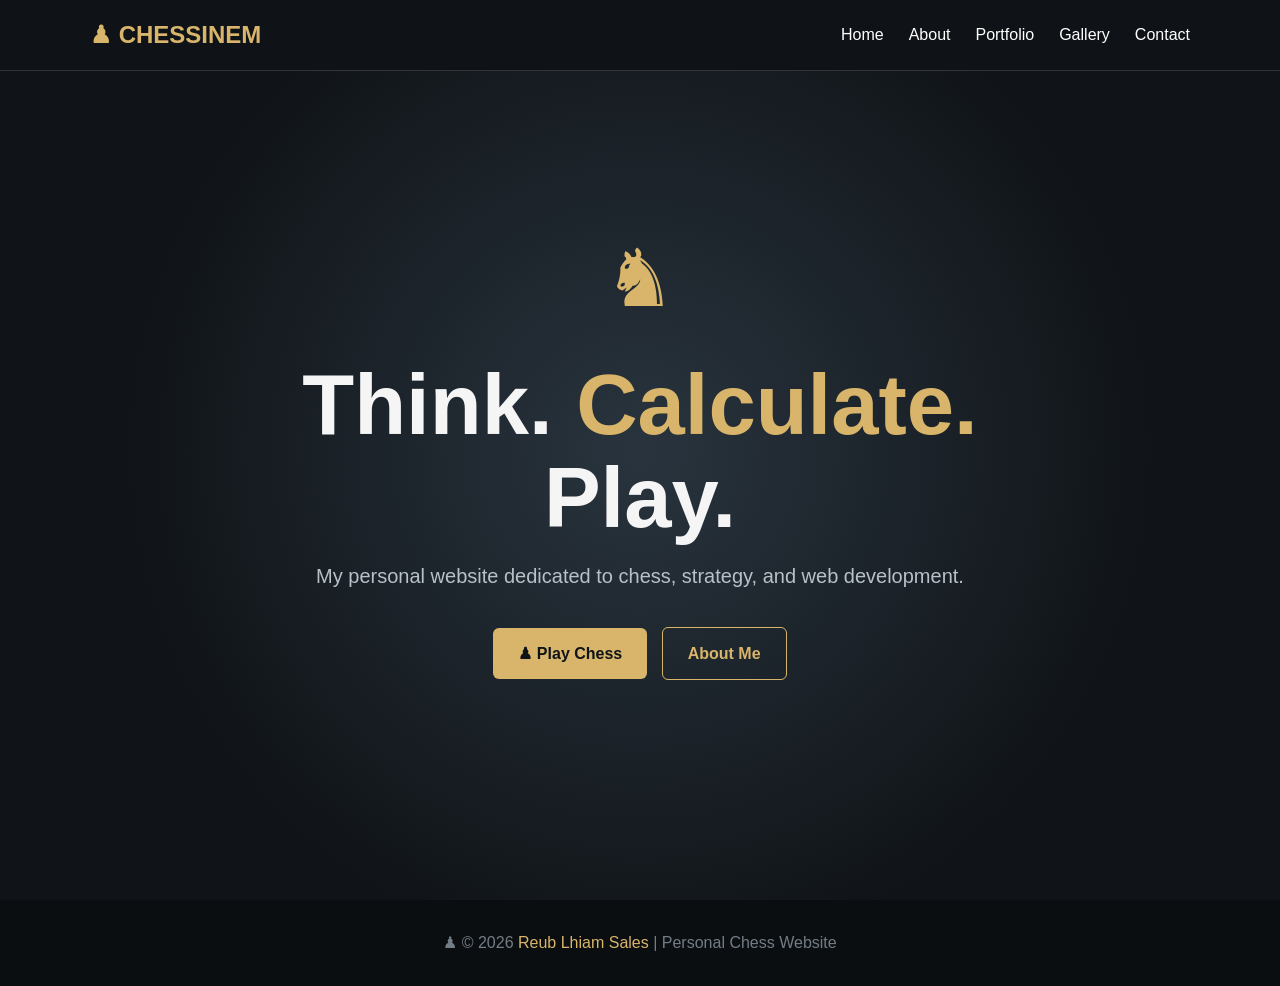
<file: index.html>
<!DOCTYPE html>
<html lang="en">
<head>
<meta charset="UTF-8">
<meta name="viewport" content="width=device-width, initial-scale=1.0">
<title>CHESSINEM | Home</title>
<link rel="stylesheet" href="style.css">
</head>

<body>

<nav>
    <div class="nav-container">
        <div class="logo">♟ CHESSINEM</div>

        <ul>
            <li><a href="index.html">Home</a></li>
            <li><a href="about.html">About</a></li>
            <li><a href="portfolio.html">Portfolio</a></li>
            <li><a href="gallery.html">Gallery</a></li>
            <li><a href="contact.html">Contact</a></li>
        </ul>
    </div>
</nav>
    
    <!-- reub -->

<section id="home">

    <div class="hero">

        <div class="symbol">♞</div>

        <h1>
            Think. <span>Calculate.</span> Play.
        </h1>

        <p>
            My personal website dedicated to chess,
            strategy, and web development.
        </p>

        <a href="portfolio.html" class="btn">
            ♟ Play Chess
        </a>

        <a href="about.html" class="btn outline">
            About Me
        </a>

    </div>

</section>

<footer>
    ♟ © 2026 <span>Reub Lhiam Sales</span> |
    Personal Chess Website
</footer>

</body>
</html>
</file>
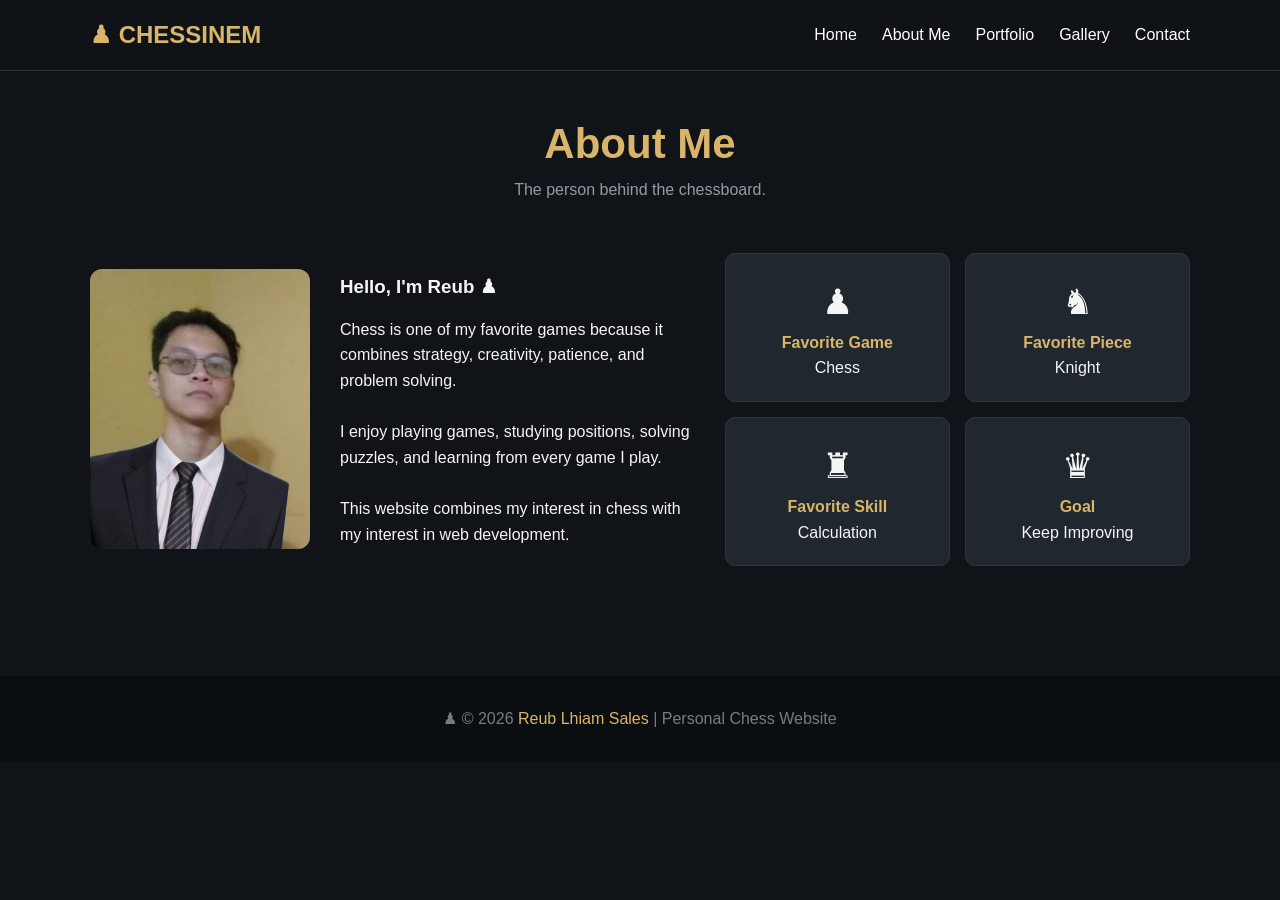
<file: about.html>
<!DOCTYPE html><html lang="en">
<head>
<meta charset="UTF-8">
<meta name="viewport" content="width=device-width, initial-scale=1.0">
<title>CHESSINEM | About Me</title>
<link rel="stylesheet" href="style.css">
</head><body><nav>
    <div class="nav-container">
        <div class="logo">♟ CHESSINEM</div>    <ul>
        <li><a href="index.html">Home</a></li>
        <li><a href="about.html">About Me</a></li>
        <li><a href="portfolio.html">Portfolio</a></li>
        <li><a href="gallery.html">Gallery</a></li>
        <li><a href="contact.html">Contact</a></li>
    </ul>
</div>

</nav><section><div class="section-title">
    <h2>About Me</h2>
    <p>The person behind the chessboard.</p>
</div>

<div class="about">

    <div class="about-card">

        <div class="about-image">
            <img src="me.jpg" alt="Photo of Reub">
        </div>

        <div class="about-text">

            <h3>Hello, I'm Reub ♟</h3>

            <p>
                Chess is one of my favorite games because it combines
                strategy, creativity, patience, and problem solving.
            </p>

            <br>

            <p>
                I enjoy playing games, studying positions, solving puzzles,
                and learning from every game I play.
            </p>

            <br>

            <p>
                This website combines my interest in chess with my
                interest in web development.
            </p>

        </div>

    </div>

    <div class="facts">

        <div class="fact">
            <span class="fact-icon">♟</span>
            <strong>Favorite Game</strong>
            Chess
        </div>

        <div class="fact">
            <span class="fact-icon">♞</span>
            <strong>Favorite Piece</strong>
            Knight
        </div>

        <div class="fact">
            <span class="fact-icon">♜</span>
            <strong>Favorite Skill</strong>
            Calculation
        </div>

        <div class="fact">
            <span class="fact-icon">♛</span>
            <strong>Goal</strong>
            Keep Improving
        </div>

    </div>

</div>

</section><footer>
    <p>
        ♟ © 2026 <span>Reub Lhiam Sales</span> |
        Personal Chess Website
    </p>
</footer></body>
</htm
</file>
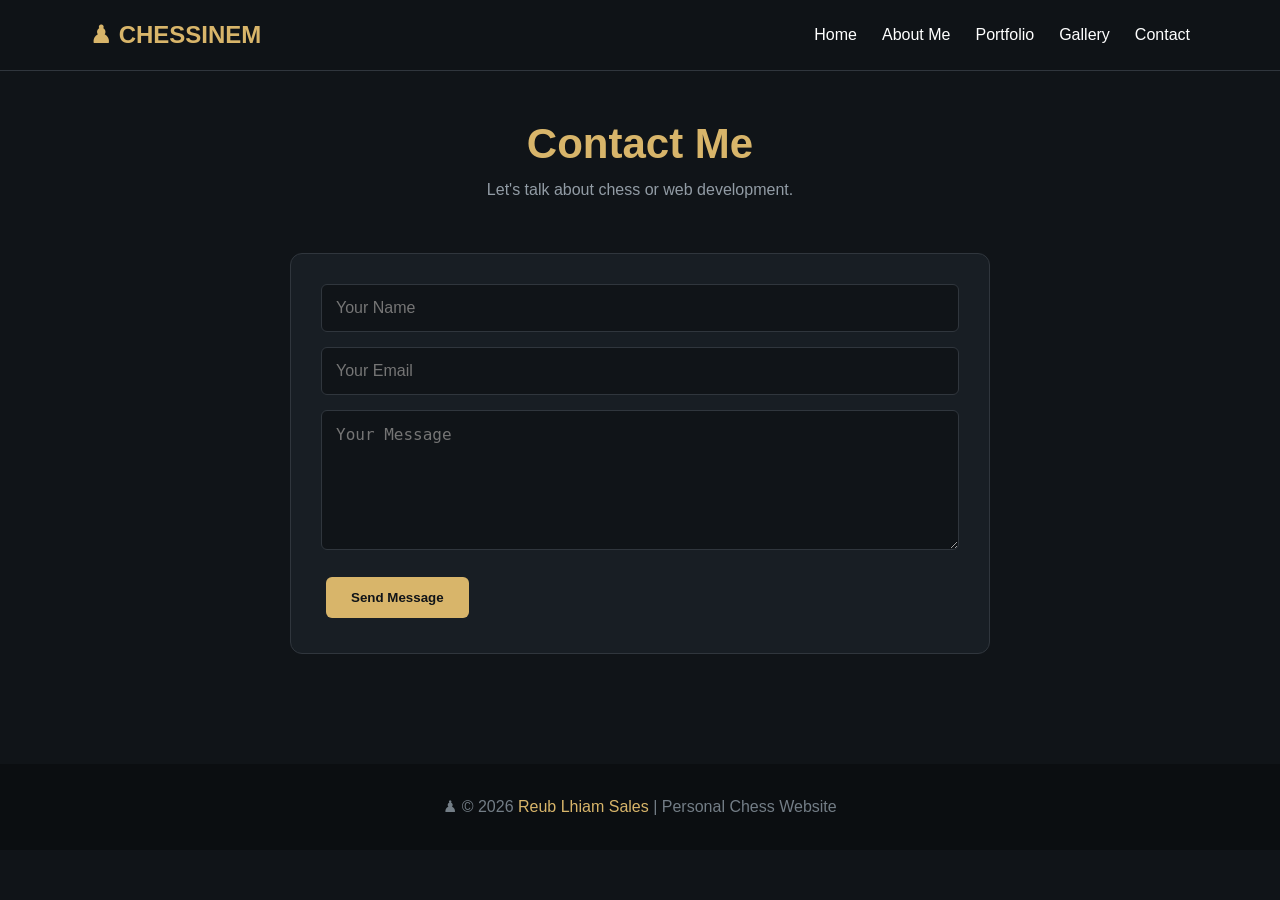
<file: contact.html>
<!DOCTYPE html><html lang="en">
<head>
<meta charset="UTF-8">
<meta name="viewport" content="width=device-width, initial-scale=1.0">
<title>CHESSINEM | Contact</title>
<link rel="stylesheet" href="style.css">
</head><body><nav>
    <div class="nav-container">
        <div class="logo">♟ CHESSINEM</div>    <ul>
        <li><a href="index.html">Home</a></li>
        <li><a href="about.html">About Me</a></li>
        <li><a href="portfolio.html">Portfolio</a></li>
        <li><a href="gallery.html">Gallery</a></li>
        <li><a href="contact.html">Contact</a></li>
    </ul>
</div>

</nav><section><div class="section-title">

    <h2>Contact Me</h2>

    <p>
        Let's talk about chess or web development.
    </p>

</div>

<div class="contact-box">
<form action="https://formsubmit.app/f/n3ns522t5z" method="POST">
        <input
            type="text"
            name="name"
            placeholder="Your Name"
            required
        >

        <input
            type="email"
            name="email"
            placeholder="Your Email"
            required
        >

        <textarea
            name="message"
            placeholder="Your Message"
            required
        ></textarea>

        <input type="hidden" name="_subject" value="New Message from CHESSINEM Website">

        <input type="hidden" name="_captcha" value="true">

        <button class="btn" type="submit">
            Send Message
        </button>

    </form>

</div>

</section><footer>
    <p>
        ♟ © 2026 <span>Reub Lhiam Sales</span> |
        Personal Chess Website
    </p>
</footer></body>
</html>
</file>
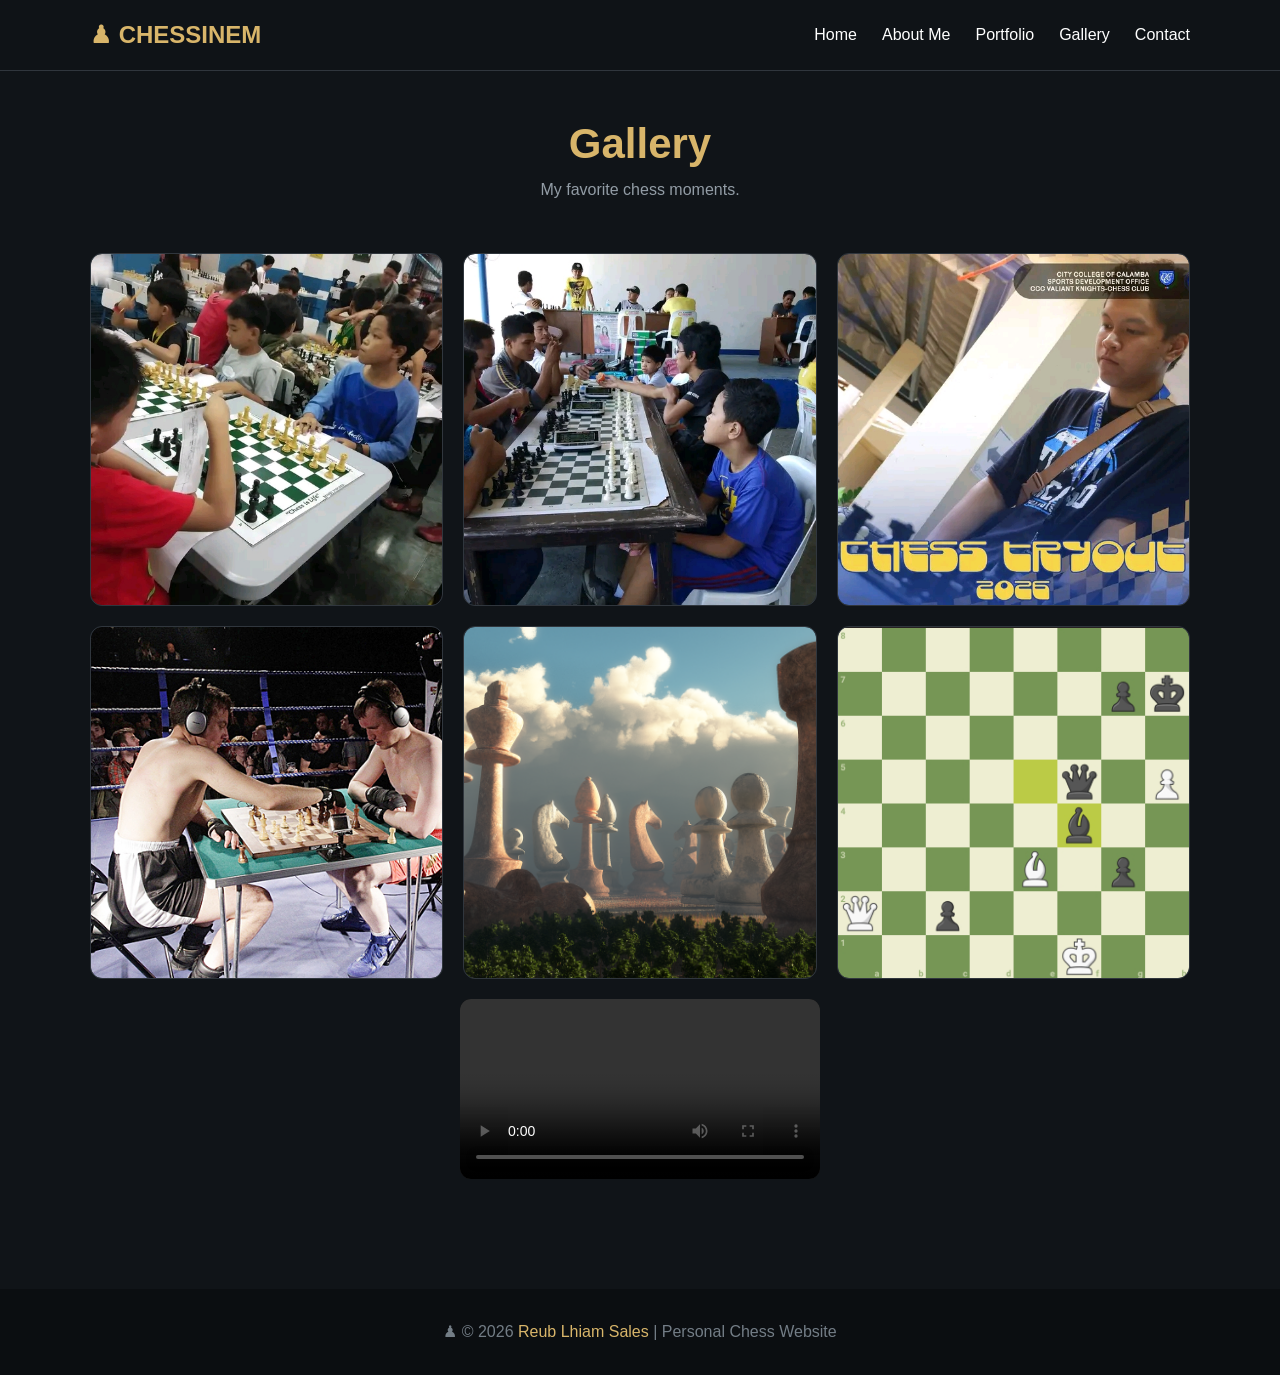
<file: gallery.html>
<!DOCTYPE html>
<html lang="en">
<head>
<meta charset="UTF-8">
<meta name="viewport" content="width=device-width, initial-scale=1.0">
<title>CHESSINEM | Gallery</title>
<link rel="stylesheet" href="style.css">
</head>

<body>

<nav>
    <div class="nav-container">
        <div class="logo">♟ CHESSINEM</div>

        <ul>
            <li><a href="index.html">Home</a></li>
            <li><a href="about.html">About Me</a></li>
            <li><a href="portfolio.html">Portfolio</a></li>
            <li><a href="gallery.html">Gallery</a></li>
            <li><a href="contact.html">Contact</a></li>
        </ul>
    </div>
</nav>

<section>

    <div class="section-title">
        <h2>Gallery</h2>
        <p>My favorite chess moments.</p>
    </div>

    <div class="gallery">

        <div class="gallery-item">
            <img src="1.jpg" alt="Chess photo 1">
        </div>

        <div class="gallery-item">
            <img src="2.jpg" alt="Chess photo 2">
        </div>

        <div class="gallery-item">
            <img src="3.jpg" alt="Chess photo 3">
        </div>

        <div class="gallery-item">
            <img src="box.jpg" alt="Chess photo 4">
        </div>

        <div class="gallery-item">
            <img src="cool.jpg" alt="Chess photo 5">
        </div>

        <div class="gallery-item">
            <img src="pos.jpg" alt="Chess photo 6">
        </div>
       
<div class="gallery-item video-item">
    <video controls>
        <source src="ding.mp4" type="video/mp4">
    </video>
</div>

    </div>

</section>

<footer>
    <p>
        ♟ © 2026 <span>Reub Lhiam Sales</span> |
        Personal Chess Website
    </p>
</footer>

</body>
</html>
</file>
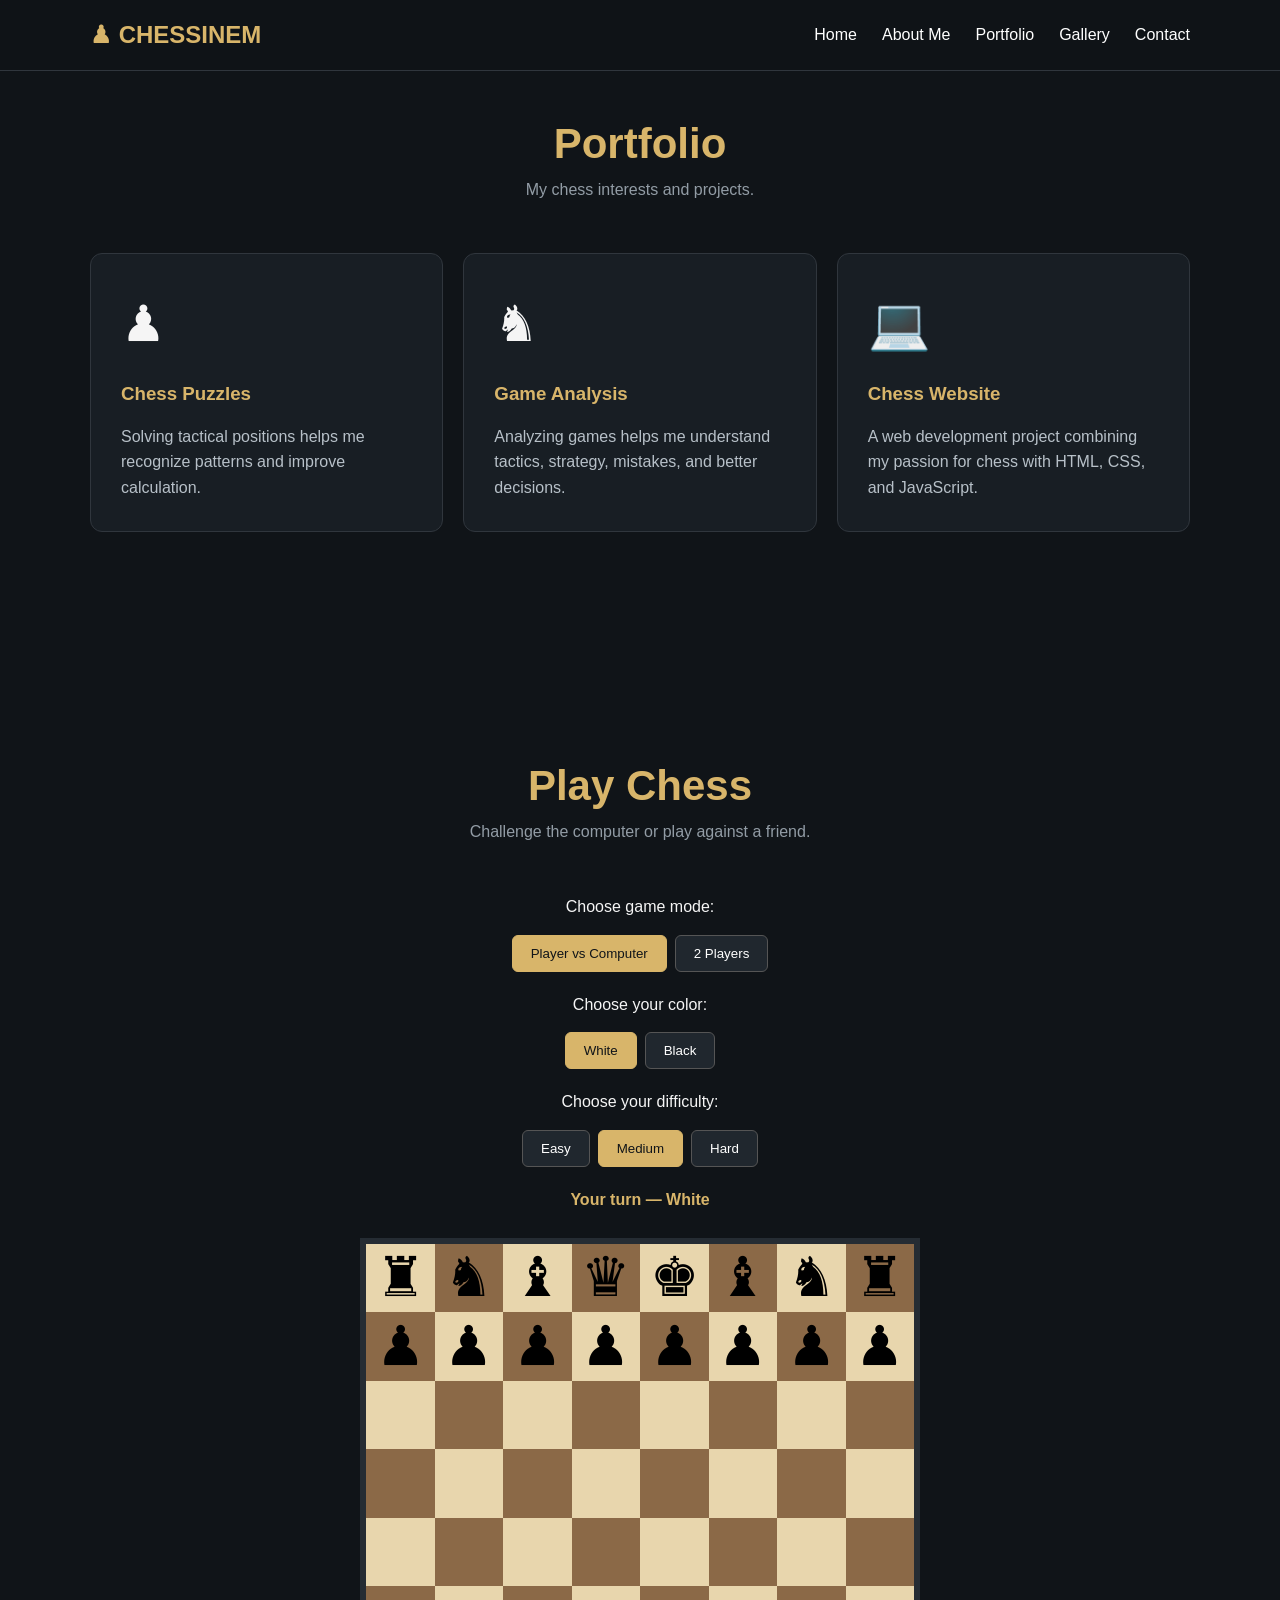
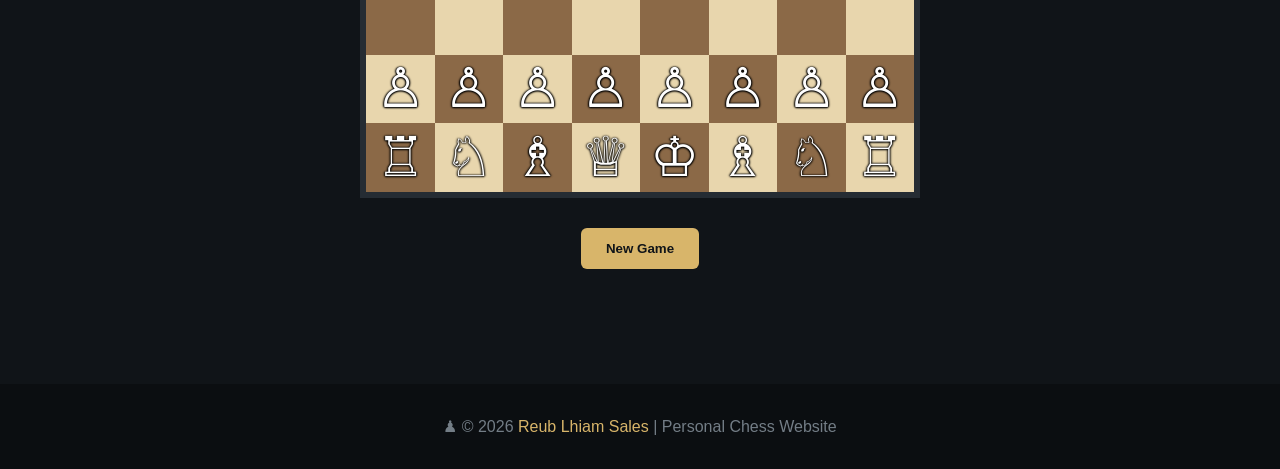
<file: portfolio.html>
<!DOCTYPE html>
<html lang="en">
<head>
<meta charset="UTF-8">
<meta name="viewport" content="width=device-width, initial-scale=1.0">
<title>CHESSINEM | Portfolio</title>
<link rel="stylesheet" href="style.css">
</head>

<body>

<nav>
    <div class="nav-container">
        <div class="logo">♟ CHESSINEM</div>

        <ul>
            <li><a href="index.html">Home</a></li>
            <li><a href="about.html">About Me</a></li>
            <li><a href="portfolio.html">Portfolio</a></li>
            <li><a href="gallery.html">Gallery</a></li>
            <li><a href="contact.html">Contact</a></li>
        </ul>
    </div>
</nav>

<section>

    <div class="section-title">
        <h2>Portfolio</h2>
        <p>My chess interests and projects.</p>
    </div>

    <div class="portfolio">

        <div class="project">
            <div class="project-icon">♟</div>

            <h3>Chess Puzzles</h3>

            <p>
                Solving tactical positions helps me recognize
                patterns and improve calculation.
            </p>
        </div>

        <div class="project">
            <div class="project-icon">♞</div>

            <h3>Game Analysis</h3>

            <p>
                Analyzing games helps me understand tactics,
                strategy, mistakes, and better decisions.
            </p>
        </div>

        <div class="project">
            <div class="project-icon">💻</div>

            <h3>Chess Website</h3>

            <p>
                A web development project combining my passion
                for chess with HTML, CSS, and JavaScript.
            </p>
        </div>

    </div>

</section>

<section id="play">

    <div class="section-title">

        <h2>Play Chess</h2>

        <p id="game-description">
            Challenge the computer or play against a friend.
        </p>

    </div>

    <div class="game-panel">

        <p>Choose game mode:</p>

        <div class="controls">

            <button
                id="computerMode"
                class="active"
                onclick="setGameMode('computer')">
                Player vs Computer
            </button>

            <button
                id="pvpMode"
                onclick="setGameMode('pvp')">
                2 Players
            </button>

        </div>

        <div id="computerOptions">

            <p>Choose your color:</p>

            <div class="controls">

                <button
                    id="white"
                    class="active"
                    onclick="setPlayerColor('w')">
                    White
                </button>

                <button
                    id="black"
                    onclick="setPlayerColor('b')">
                    Black
                </button>

            </div>

            <p>Choose your difficulty:</p>

            <div class="controls">

                <button
                    id="easy"
                    onclick="setDifficulty('easy')">
                    Easy
                </button>

                <button
                    id="medium"
                    class="active"
                    onclick="setDifficulty('medium')">
                    Medium
                </button>

                <button
                    id="hard"
                    onclick="setDifficulty('hard')">
                    Hard
                </button>

            </div>

        </div>

        <div class="status" id="status">
            Your turn — White
        </div>

    </div>

    <div class="board-wrapper">
        <div class="board" id="board"></div>
    </div>

    <button class="btn" onclick="newGame()">
        New Game
    </button>

</section>

<footer>
    <p>
        ♟ © 2026 <span>Reub Lhiam Sales</span> |
        Personal Chess Website
    </p>
</footer>

<script  src="game.js"></script>

</body>
</html>
</file>
<file: style.css>
* {
    margin: 0;
    padding: 0;
    box-sizing: border-box;
    scroll-behavior: smooth;
}

body {
    font-family: Arial, sans-serif;
    background: #101418;
    color: #f5f5f5;
    line-height: 1.6;
}

nav {
    position: fixed;
    top: 0;
    width: 100%;
    z-index: 1000;
    background: rgba(16,20,24,.97);
    border-bottom: 1px solid #30363d;
}

.nav-container {
    max-width: 1150px;
    margin: auto;
    padding: 16px 25px;
    display: flex;
    justify-content: space-between;
    align-items: center;
}

.logo {
    color: #d8b56a;
    font-size: 24px;
    font-weight: bold;
}

nav ul {
    list-style: none;
    display: flex;
    gap: 25px;
}

nav a {
    color: white;
    text-decoration: none;
}

nav a:hover {
    color: #d8b56a;
}

section {
    max-width: 1150px;
    margin: auto;
    padding: 110px 25px;
}

#home {
    max-width: none;
    min-height: 100vh;
    display: flex;
    align-items: center;
    justify-content: center;
    text-align: center;
    background: radial-gradient(
        circle,
        #29343e 0%,
        #101418 65%
    );
}

.hero {
    max-width: 800px;
}

.hero .symbol {
    font-size: 80px;
    color: #d8b56a;
}

.hero h1 {
    font-size: clamp(45px,8vw,85px);
    line-height: 1.1;
    margin: 15px 0;
}

.hero h1 span {
    color: #d8b56a;
}

.hero p {
    color: #b8c0c8;
    font-size: 20px;
    margin-bottom: 30px;
}

.btn {
    display: inline-block;
    padding: 13px 25px;
    margin: 5px;
    border: 0;
    border-radius: 6px;
    background: #d8b56a;
    color: #101418;
    text-decoration: none;
    font-weight: bold;
    cursor: pointer;
}

.btn:hover {
    background: #efd18b;
}

.outline {
    background: transparent;
    border: 1px solid #d8b56a;
    color: #d8b56a;
}

.section-title {
    text-align: center;
    margin-bottom: 50px;
}

.section-title h2 {
    color: #d8b56a;
    font-size: 42px;
}

.section-title p {
    color: #929ca5;
}

.about {
    display: grid;
    grid-template-columns: 1.3fr 1fr;
    gap: 30px;
}

.card,
.project,
form {
    background: #181e24;
    border: 1px solid #30363d;
    border-radius: 12px;
    padding: 30px;
}

.card h3,
.project h3 {
    color: #d8b56a;
    margin-bottom: 15px;
}

.card p,
.project p {
    color: #b7c0c8;
}

.facts {
    display: grid;
    grid-template-columns: 1fr 1fr;
    gap: 15px;
}

.fact {
    background: #20272e;
    border: 1px solid #30363d;
    border-radius: 10px;
    padding: 20px;
    text-align: center;
}

.fact-icon {
    display: block;
    font-size: 35px;
}

.fact strong {
    display: block;
    color: #d8b56a;
}

.portfolio {
    display: grid;
    grid-template-columns: repeat(3,1fr);
    gap: 20px;
}

.project {
    transition: .3s;
}

.project:hover {
    transform: translateY(-5px);
    border-color: #d8b56a;
}

.project-icon {
    font-size: 50px;
    margin-bottom: 15px;
}

#play {
    text-align: center;
    overflow-x: hidden;
}

.game-panel {
    max-width: 650px;
    margin: auto;
}

.controls {
    display: flex;
    justify-content: center;
    gap: 8px;
    flex-wrap: wrap;
    margin: 15px 0 20px;
}

.controls button {
    padding: 10px 18px;
    border: 1px solid #555;
    border-radius: 6px;
    background: #20272e;
    color: white;
    cursor: pointer;
}

.controls button:hover {
    border-color: #d8b56a;
}

.controls button.active {
    background: #d8b56a;
    color: #101418;
    border-color: #d8b56a;
}

.status {
    color: #d8b56a;
    font-weight: bold;
    margin: 15px;
    min-height: 25px;
}

.board-wrapper {
    width: min(90vw,560px);
    max-width: 100%;
    aspect-ratio: 1 / 1;
    margin: 25px auto;
}

.board {
    width: 100%;
    height: 100%;
    display: grid;
    grid-template-columns: repeat(8,1fr);
    grid-template-rows: repeat(8,1fr);
    border: 6px solid #252c33;
    overflow: hidden;
}

.square {
    display: flex;
    justify-content: center;
    align-items: center;
    cursor: pointer;
    user-select: none;
    font-size: clamp(25px,8vw,55px);
    line-height: 1;
    aspect-ratio: 1 / 1;
}

.light {
    background: #e8d6ad;
}

.dark {
    background: #8b6947;
}

.white-piece {
    color: white;
    text-shadow:
        0 1px 2px #000,
        1px 0 2px #000,
        -1px 0 2px #000;
}

.black-piece {
    color: black;
}

.selected {
    box-shadow:
        inset 0 0 0 5px #d8b56a;
}

.gallery {
    display: grid;
    grid-template-columns: repeat(3, minmax(0, 1fr));
    gap: 20px;
    width: 100%;
}

.gallery-item {
    position: relative;
    width: 100%;
    aspect-ratio: 1 / 1;
    min-width: 0;
    overflow: hidden;
    background: #20272e;
    border: 1px solid #30363d;
    border-radius: 12px;
}

.gallery-item img {
    display: block;
    width: 100%;
    height: 100%;
    object-fit: cover;
    object-position: center;
    border-radius: 11px;
}

.gallery-item.video-item {
    grid-column: 1 / -1;
    width: 100%;
    height: auto;
    aspect-ratio: auto;
    display: flex;
    justify-content: center;
    align-items: flex-start;
    overflow: visible;
    background: transparent;
    border: none;
}

.gallery-item.video-item video {
    display: block;
    width: min(360px, 90vw);
    height: auto;
    max-height: 80vh;
    object-fit: contain;
    background: #000;
    border-radius: 11px;
}

.contact-box {
    max-width: 700px;
    margin: auto;
}

input,
textarea {
    width: 100%;
    padding: 14px;
    margin-bottom: 15px;
    background: #101418;
    color: white;
    border: 1px solid #30363d;
    border-radius: 6px;
    font-size: 16px;
}

textarea {
    min-height: 140px;
}

footer {
    text-align: center;
    padding: 30px;
    background: #0b0e11;
    color: #737d86;
}

footer span {
    color: #d8b56a;
}

.promotion-box {
    display: none;
    position: fixed;
    inset: 0;
    z-index: 2000;
    background: rgba(0,0,0,.75);
    align-items: center;
    justify-content: center;
}

.promotion-box.show {
    display: flex;
}

.promotion-content {
    background: #181e24;
    border: 1px solid #d8b56a;
    border-radius: 12px;
    padding: 30px;
    text-align: center;
}

.promotion-content h3 {
    color: #d8b56a;
    margin-bottom: 20px;
}

.promotion-buttons {
    display: flex;
    gap: 10px;
    justify-content: center;
}

.promotion-buttons button {
    width: 65px;
    height: 65px;
    font-size: 42px;
    border: 1px solid #555;
    border-radius: 8px;
    background: #20272e;
    cursor: pointer;
}

.promotion-buttons button:hover {
    background: #d8b56a;
}

@media(max-width:800px) {

    .nav-container {
        flex-direction: column;
        gap: 12px;
    }

    nav ul {
        gap: 10px;
        font-size: 12px;
    }

    .about,
    .portfolio {
        grid-template-columns: 1fr;
    }

    section {
        padding-left: 15px;
        padding-right: 15px;
    }

    .board-wrapper {
        width: min(94vw,560px);
    }

    .square {
        font-size: clamp(24px,11vw,48px);
    }

    .gallery {
        grid-template-columns: repeat(3, minmax(0, 1fr));
        gap: 10px;
    }

    .gallery-item.video-item {
        grid-column: 1 / -1;
    }
}

.about-card {
    display: flex;
    align-items: center;
    gap: 30px;
}

.about-image {
    width: 220px;
    height: 280px;
    flex-shrink: 0;
    overflow: hidden;
    border-radius: 12px;
}

.about-image img {
    width: 100%;
    height: 100%;
    object-fit: cover;
    display: block;
}

.about-text {
    flex: 1;
}

.about-text h3 {
    margin-bottom: 15px;
}

@media (max-width: 800px) {
    .about-card {
        flex-direction: column;
        text-align: center;
    }

    .about-image {
        width: 200px;
        height: 250px;
    }
}
</file>
